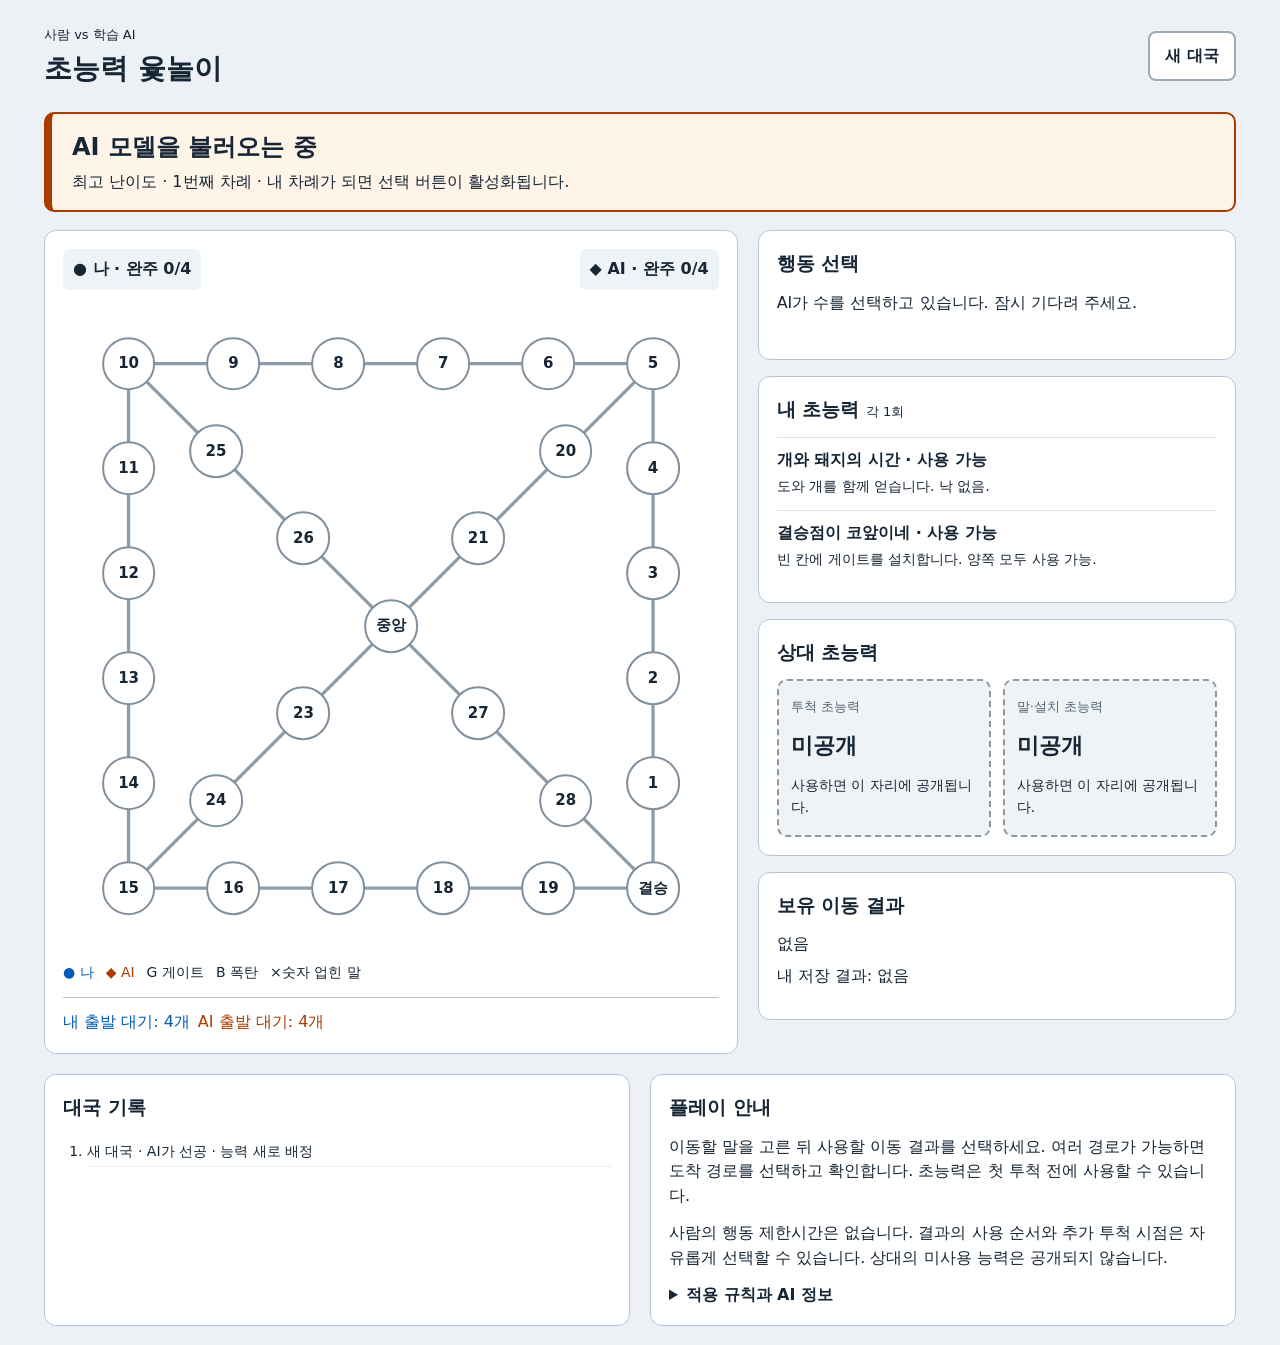
<file: index.html>
<!doctype html>
<html lang="ko">
<head>
  <meta charset="utf-8">
  <meta name="viewport" content="width=device-width, initial-scale=1">
  <meta http-equiv="refresh" content="0; url=./web/">
  <title>초능력 윷놀이 · 게임으로 이동</title>
</head>
<body>
  <p><a href="./web/">초능력 윷놀이 게임 시작하기</a></p>
</body>
</html>
</file>
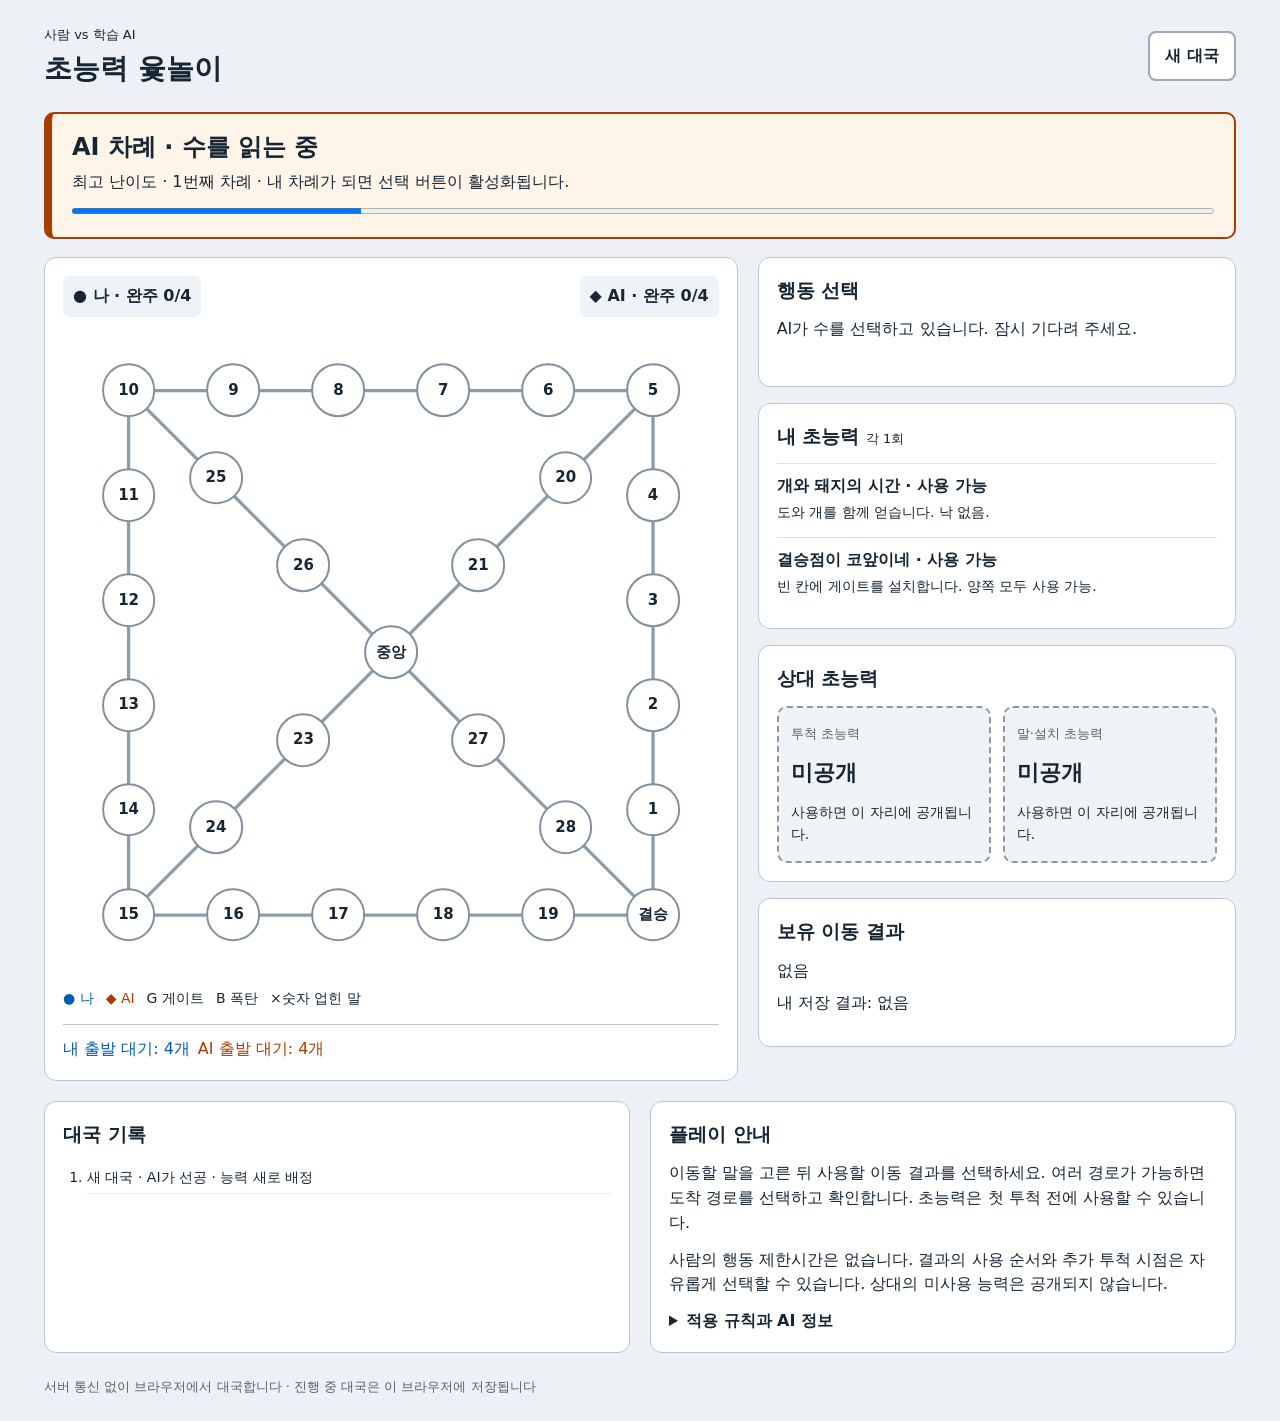
<file: web/index.html>
<!doctype html><html lang="ko"><head><meta charset="utf-8"><meta name="viewport" content="width=device-width,initial-scale=1"><title>초능력 윷놀이 · AI 대전</title><link rel="stylesheet" href="style.css"></head><body>
<header><div><small>사람 vs 학습 AI</small><h1>초능력 윷놀이</h1></div><button id="new">새 대국</button></header>
<main><section id="status" role="status" aria-live="polite"><h2 id="turn">모델을 불러오는 중입니다</h2><p id="hint">잠시 기다려 주세요.</p><progress id="progress" hidden></progress></section>
<div id="action-notice" class="action-notice" role="status" aria-live="polite"></div>
<div class="layout"><section class="board-panel" aria-label="윷판"><div class="score"><span id="human-score"></span><span id="ai-score"></span></div><div id="board"><svg viewBox="0 0 600 600" aria-hidden="true"><path d="M540 540 V60 H60 V540 Z M60 60 L540 540 M540 60 L60 540"/></svg><div id="cells"></div></div><div class="legend"><span class="blue">● 나</span><span class="orange">◆ AI</span><span>G 게이트</span><span>B 폭탄</span><span>×숫자 업힌 말</span></div><div id="home" class="home"></div></section>
<aside><section class="panel"><h2>행동 선택</h2><p id="instruction"></p><div id="choices"></div><div id="preview"></div><div id="controls"></div></section><section class="panel"><h2>내 초능력 <small>각 1회</small></h2><div id="powers"></div></section><section class="panel enemy-panel"><h2>상대 초능력</h2><div id="enemy-powers"></div></section><section class="panel"><h2>보유 이동 결과</h2><div id="results"></div><p id="saved"></p></section></aside></div>
<div class="lower"><section class="panel"><h2>대국 기록</h2><ol id="log" aria-live="polite"></ol></section><section class="panel"><h2>플레이 안내</h2><p>이동할 말을 고른 뒤 사용할 이동 결과를 선택하세요. 여러 경로가 가능하면 도착 경로를 선택하고 확인합니다. 초능력은 첫 투척 전에 사용할 수 있습니다.</p><p>사람의 행동 제한시간은 없습니다. 결과의 사용 순서와 추가 투척 시점은 자유롭게 선택할 수 있습니다. 상대의 미사용 능력은 공개되지 않습니다.</p><details><summary>적용 규칙과 AI 정보</summary><p>설치물은 지나가도 발동하며 게이트 이용 후 남은 이동량은 버립니다. 능력 효과는 최초 투척에만 적용됩니다.</p><p>학습용 로컬 판정과 동일하게 백허그의 설치물 발동, 출발 전 백스텝 음수 이동 금지, 밥상 뒤집기의 균등 재배치를 사용합니다. 사용한 능력은 공개됩니다.</p><p>최고 난이도만 제공합니다. 명시적 차례 깊이 제한 없이 행동마다 최소 256회 탐색하고 각 가상 진행은 최대 256행동입니다. 가상 대국의 후속 선택에도 정책 신경망을 사용합니다. 현재 모델은 초기 확률 탐색 방식이며 최강 실력을 보장하는 모델은 아닙니다.</p><p id="model-info"></p></details></section></div>
</main><footer>서버 통신 없이 브라우저에서 대국합니다 · 진행 중 대국은 이 브라우저에 저장됩니다</footer><script type="module" src="app.mjs"></script></body></html>
</file>
<file: web/style.css>
:root{color-scheme:light;--ink:#172635;--blue:#005bb5;--orange:#aa3c00;--line:#b9c6d2;--paper:#fff;--bg:#edf1f5}*{box-sizing:border-box}body{margin:0;background:var(--bg);color:var(--ink);font:16px/1.55 system-ui,-apple-system,sans-serif}header,main,footer{max-width:1240px;margin:auto}header{display:flex;justify-content:space-between;align-items:center;padding:22px 24px}h1{margin:0;font-size:28px}h2{margin:0 0 12px;font-size:19px}small{font-size:13px;font-weight:500}button{font:inherit;font-weight:650;cursor:pointer;background:white;border:2px solid #9dabb8;border-radius:8px;padding:11px 15px;min-height:46px;color:var(--ink)}button:hover:not(:disabled){background:#e8f2ff;border-color:var(--blue)}button:focus-visible{outline:4px solid #f2b200;outline-offset:3px}button:disabled{cursor:not-allowed;opacity:.48}button.primary{background:var(--blue);color:white;border-color:var(--blue)}button.selected{background:#dcecff;border-color:var(--blue)}main{padding:0 24px}#status{border:2px solid #8291a0;border-left:8px solid #8291a0;border-radius:10px;background:white;padding:15px 20px;margin-bottom:18px}#status.yours{border-color:var(--blue);background:#eaf3ff}#status.ai{border-color:var(--orange);background:#fff4e8}#status h2{font-size:24px;margin:0}#status p{margin:4px 0 0}.layout{display:grid;grid-template-columns:minmax(0,1.45fr) minmax(320px,1fr);gap:20px}.board-panel,.panel{background:var(--paper);border:1px solid var(--line);border-radius:12px;padding:18px}.score{display:flex;justify-content:space-between;font-weight:750;gap:10px}.score span{padding:8px 10px;border-radius:6px;background:#eef3f7}#board{position:relative;width:100%;aspect-ratio:1;margin:8px 0}svg{position:absolute;width:100%;height:100%;pointer-events:none}svg path{fill:none;stroke:#8d9ca9;stroke-width:3}.cell{position:absolute;transform:translate(-50%,-50%);border-radius:50%;width:8.2%;height:8.2%;min-height:0;min-width:0;padding:0;border:2px solid #80909e;background:#fff;font-size:clamp(10px,1.4vw,15px);display:flex;flex-direction:column;justify-content:center;align-items:center;line-height:1.1}.cell.human{background:#005bb5;color:white;border-color:#00396f}.cell.enemy{background:#aa3c00;color:white;border-color:#6c2600}.cell.target{outline:4px solid #e6b000;outline-offset:2px;cursor:pointer}.cell.route{box-shadow:0 0 0 5px #c7e2ff}.cell small{font-size:10px;opacity:.9}.cell:not(.target){cursor:default}.cell.install{background:#fff1b4}.legend{display:flex;flex-wrap:wrap;gap:12px;font-size:14px}.blue{color:var(--blue)}.orange{color:var(--orange)}.home{border-top:1px solid var(--line);margin-top:14px;padding-top:12px;display:flex;gap:8px;flex-wrap:wrap}.home button{font-size:14px}aside{display:flex;flex-direction:column;gap:16px}.panel p{margin:7px 0 12px}#choices,#controls,#results{display:flex;flex-wrap:wrap;gap:8px}#choices button{flex:1 1 120px;text-align:left}#controls{margin-top:14px}#preview{margin-top:12px;padding:0;color:#004780;font-weight:650}.power{border-top:1px solid #dce2e8;padding:10px 0}.power p{font-size:14px;margin:3px 0}.muted{color:#526272;font-size:14px}.chip{background:#edf3fa;padding:5px 10px;border:1px solid #b6c9db;border-radius:6px}.lower{display:grid;grid-template-columns:1fr 1fr;gap:20px;margin-top:20px}#log{max-height:260px;overflow:auto;padding-left:24px;font-size:14px}#log li{padding:4px 0;border-bottom:1px solid #e7edf1}footer{padding:24px;font-size:13px;color:#526272}progress{width:100%;height:12px;margin-top:10px}summary{cursor:pointer;font-weight:650}details p{font-size:14px}.error{color:#a00000;font-weight:700}@media(max-width:800px){main{padding:0 12px}header{padding:16px}.layout,.lower{grid-template-columns:1fr}.board-panel{padding:12px}.cell{font-size:13px;width:8.7%;height:8.7%}#status h2{font-size:21px}h1{font-size:24px}.layout{gap:14px}.panel{padding:15px}}

.action-notice{min-height:54px;margin:0 0 16px;padding:12px 16px;background:white;border:2px solid var(--line);border-radius:8px;font-size:19px;font-weight:750}
.action-notice:empty{display:none}.moving-piece{position:absolute;z-index:5;pointer-events:none;transform:translate(-50%,-50%);border:3px solid white;box-shadow:0 0 0 3px #172635,0 4px 12px #0005;border-radius:50%;width:8.2%;height:8.2%;display:grid;place-items:center;font-weight:750;font-size:15px}.moving-piece.human{background:var(--blue);color:white}.moving-piece.enemy{background:var(--orange);color:white}
@media(prefers-reduced-motion:reduce){.moving-piece{box-shadow:0 0 0 2px #172635}}

#choices.piece-grid,.piece-grid{display:grid;grid-template-columns:repeat(2,minmax(0,1fr));gap:10px;width:100%}
#choices .piece-grid button,#choices.piece-grid button{min-width:0;min-height:76px;overflow-wrap:anywhere;text-align:left}
#enemy-powers{display:grid;grid-template-columns:repeat(2,minmax(0,1fr));gap:12px}
.enemy-power-card{padding:16px 12px;min-height:150px;background:#f0f3f6;border:2px dashed #8b99a6;border-radius:10px;overflow-wrap:anywhere}
.enemy-power-card small{display:block;color:#526272}.enemy-power-card strong{display:block;font-size:22px;margin:12px 0}.enemy-power-card p{font-size:14px;margin-bottom:0}
.enemy-power-card.revealed{background:#fff3e9;border:2px solid var(--orange)}.enemy-power-card.revealed strong{color:var(--orange)}
.power-effect{position:absolute;z-index:10;left:6%;right:6%;top:30%;padding:24px 16px;text-align:center;color:white;background:#123e70f5;border:3px solid #9dd7ff;border-radius:16px;box-shadow:0 0 0 10px #0075c52b,0 12px 32px #0005;pointer-events:none;animation:power-appear .45s ease-out}
.power-effect.enemy-effect{background:#713000f5;border-color:#ffd49d;box-shadow:0 0 0 10px #de79002b,0 12px 32px #0005}
.power-effect small{font-size:16px;letter-spacing:.12em}.power-effect strong{display:block;font-size:clamp(22px,3vw,32px);margin:10px 0}.power-effect p{margin:0;font-size:15px}
@keyframes power-appear{from{opacity:0;transform:scale(.8);filter:brightness(1.6)}to{opacity:1;transform:scale(1);filter:brightness(1)}}
@media(prefers-reduced-motion:reduce){.power-effect{animation:none}}
</file>
